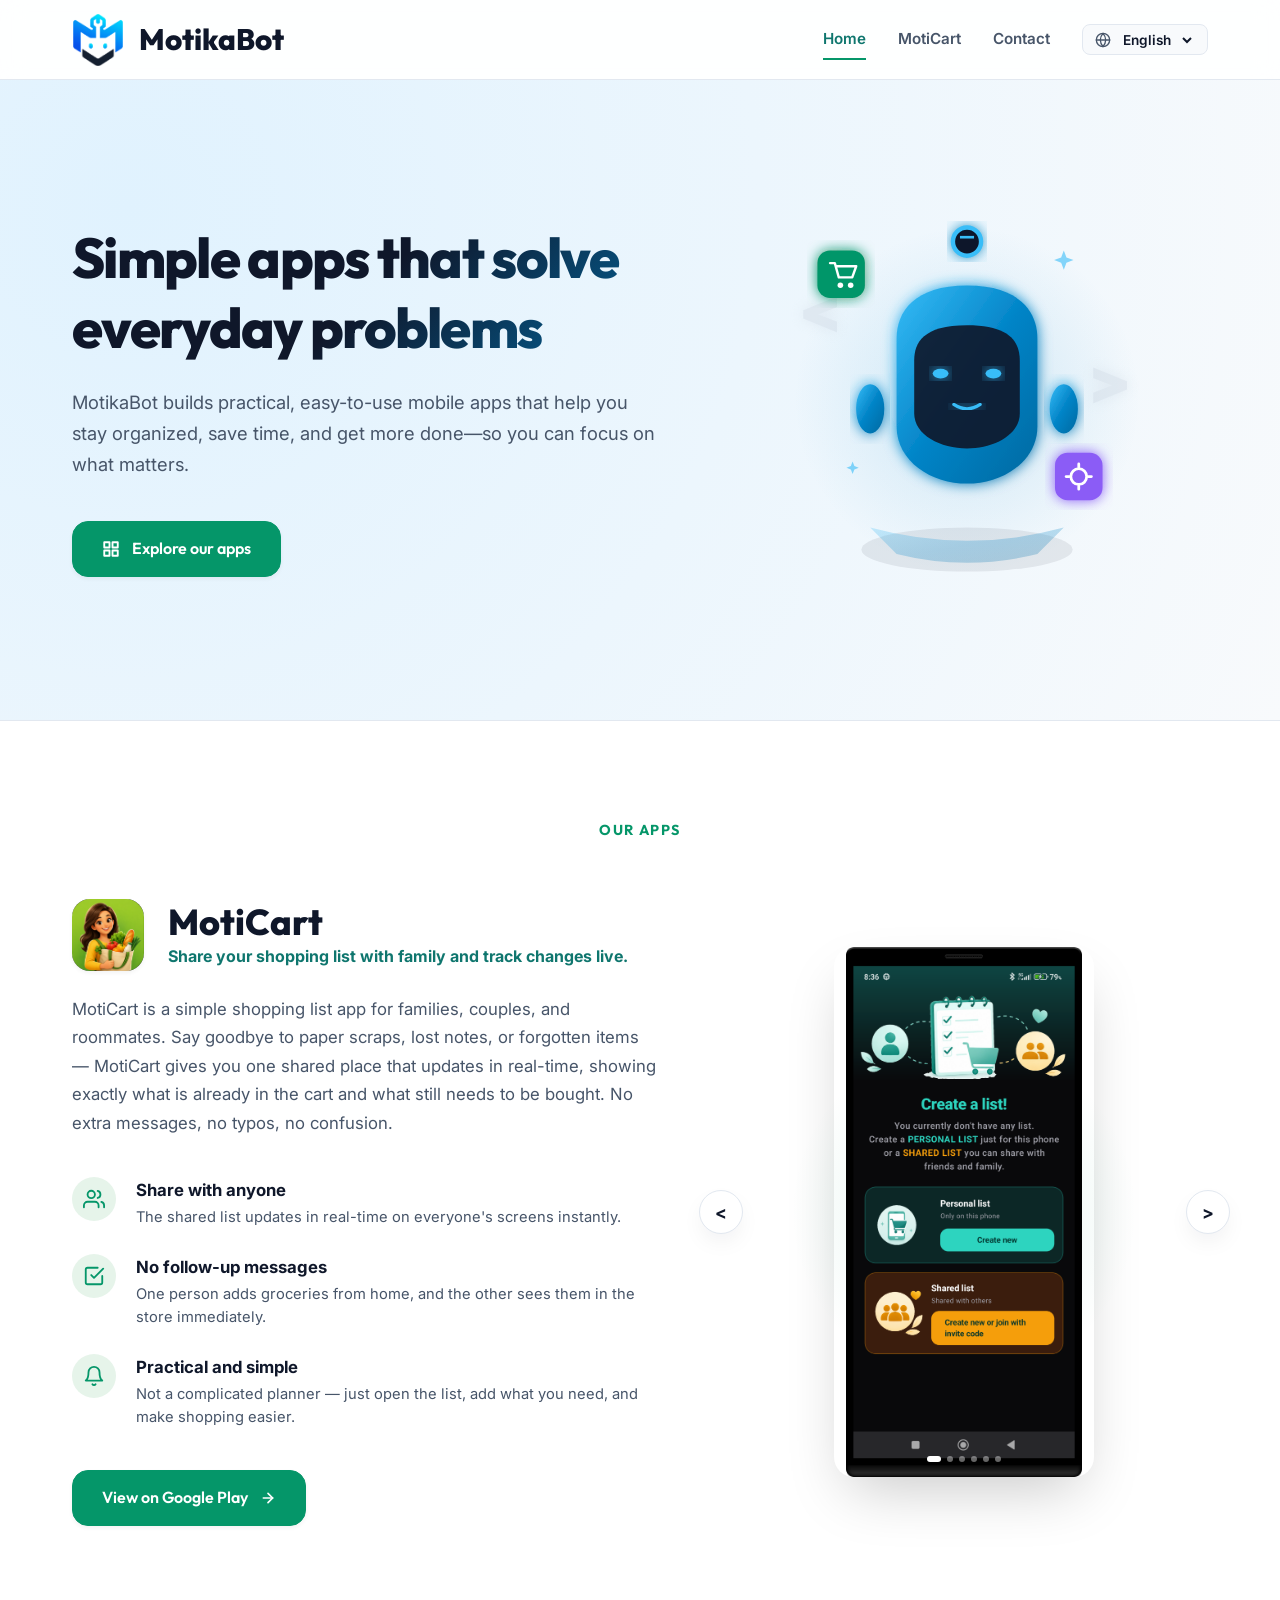
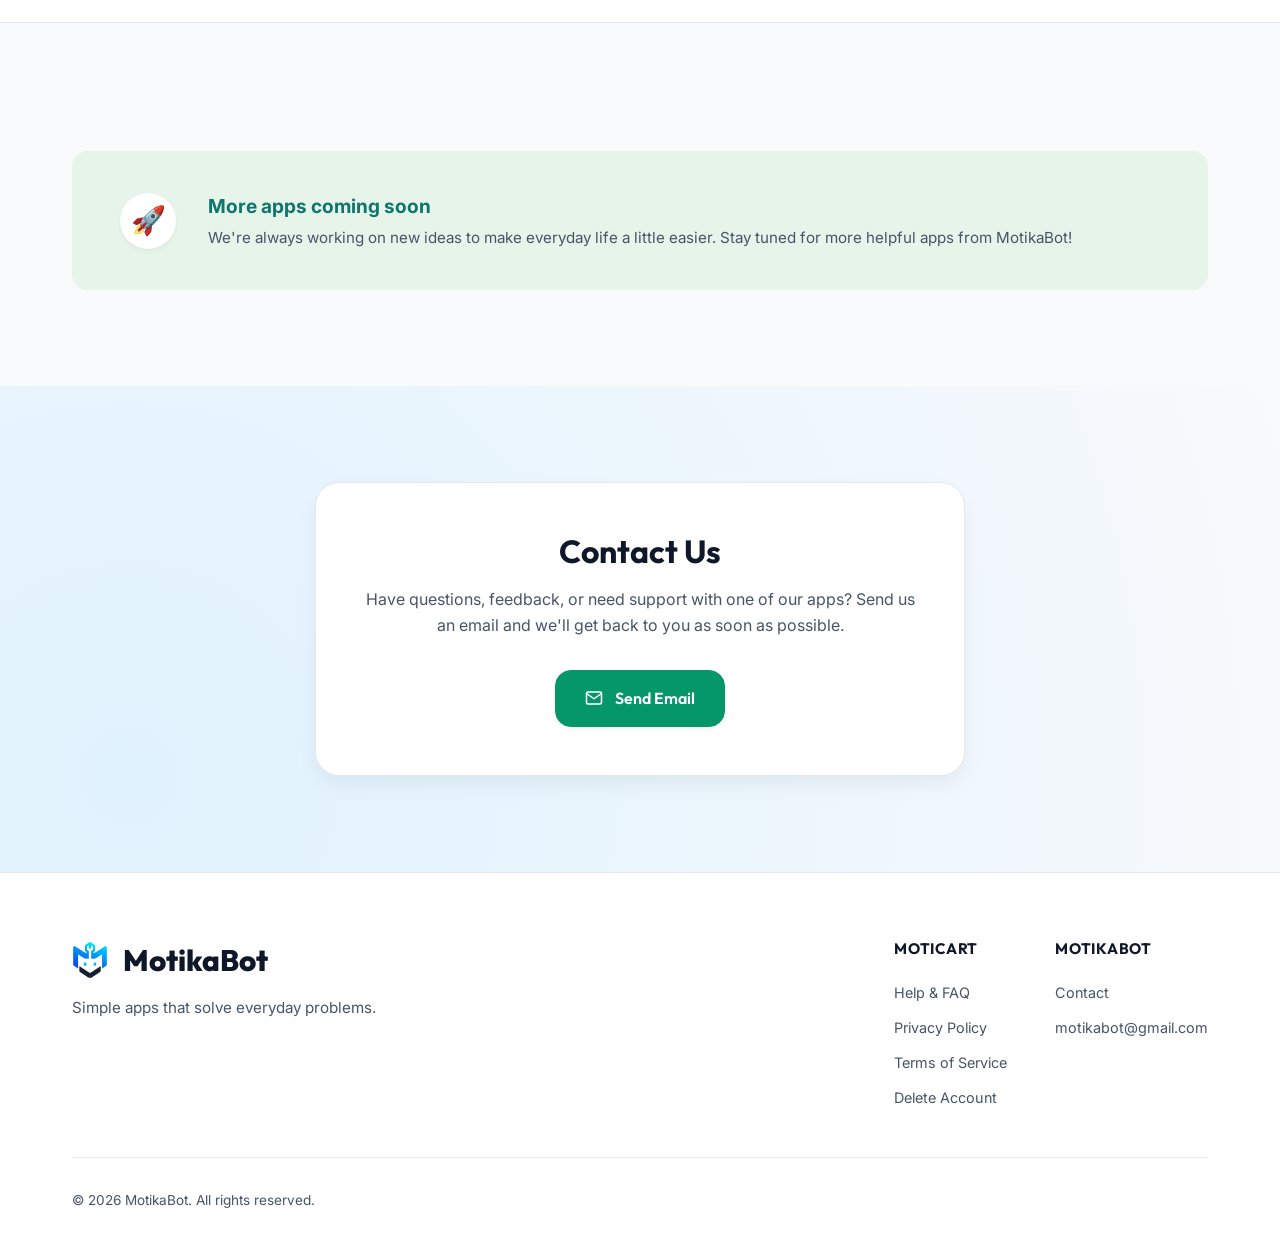
<file: index.html>
<!DOCTYPE html>
<html lang="en">
<head>
  <meta charset="UTF-8">
  <meta name="viewport" content="width=device-width, initial-scale=1.0">
  <title>MotikaBot — Simple apps that solve everyday problems</title>
  <meta name="description" content="MotikaBot builds practical, easy-to-use mobile apps that help you stay organized, save time, and get more done. Check out our featured shopping list app, MotiCart.">
  
  <!-- SEO Meta Tags -->
  <meta property="og:title" content="MotikaBot — Simple apps that solve everyday problems">
  <meta property="og:description" content="MotikaBot builds practical, easy-to-use mobile apps that help you stay organized, save time, and get more done. Check out our featured shopping list app, MotiCart.">
  <meta property="og:type" content="website">
  <meta name="twitter:card" content="summary_large_image">
  
  <!-- Favicon -->
  <link rel="icon" type="image/png" href="assets/images/motikabot_logo.png">
  
  <!-- CSS Link -->
  <link rel="stylesheet" href="css/style.css?v=1.2">
</head>
<body>

  <!-- --- Header / Navbar --- -->
  <header class="header">
    <div class="container header-container">
      <a href="#" class="logo">
        <!-- Prominent MotikaBot Logo Image -->
        <img src="assets/images/motikabot_logo.png" alt="MotikaBot Logo">
        <span>MotikaBot</span>
      </a>

      <!-- Desktop Nav -->
      <nav class="nav-menu">
        <a href="#" class="nav-link active" data-i18n="nav_home">Home</a>
        
        <!-- MotiCart Dropdown -->
        <div class="dropdown">
          <a href="#moticart-section" class="nav-link dropdown-toggle" data-i18n="nav_moticart">MotiCart <span style="font-size: 0.75rem; margin-left: 2px;">▾</span></a>
          <div class="dropdown-menu">
            <a href="#moticart-section" class="dropdown-item" data-i18n="nav_moticart_about">About MotiCart</a>
            <a href="moticart/faq/" class="dropdown-item" data-i18n="nav_faq">Help & FAQ</a>
            <a href="moticart/privacy/" class="dropdown-item" data-i18n="nav_privacy">Privacy Policy</a>
            <a href="moticart/terms/" class="dropdown-item" data-i18n="nav_terms">Terms of Service</a>
            <a href="moticart/delete-account/" class="dropdown-item" data-i18n="nav_delete_account">Delete Account</a>
          </div>
        </div>
        
        <a href="#contact" class="nav-link" data-i18n="nav_contact">Contact</a>
        
        <!-- Language Switcher -->
        <div class="lang-selector-wrapper">
          <svg width="16" height="16" viewBox="0 0 24 24" fill="none" stroke="currentColor" stroke-width="2" stroke-linecap="round" stroke-linejoin="round" style="color: var(--color-text-muted);">
            <circle cx="12" cy="12" r="10"></circle>
            <line x1="2" y1="12" x2="22" y2="12"></line>
            <path d="M12 2a15.3 15.3 0 0 1 4 10 15.3 15.3 0 0 1-4 10 15.3 15.3 0 0 1-4-10 15.3 15.3 0 0 1 4-10z"></path>
          </svg>
          <select id="language-select" class="lang-select">
            <option value="en">English</option>
            <option value="sr">Srpski</option>
            <option value="es">Español</option>
            <option value="fr">Français</option>
            <option value="de">Deutsch</option>
          </select>
        </div>
      </nav>

      <!-- Hamburger mobile trigger -->
      <button class="mobile-menu-btn" id="mobile-menu-btn" aria-label="Toggle Menu">
        <span></span>
        <span></span>
        <span></span>
      </button>
    </div>
  </header>

  <!-- --- Mobile Navigation Drawer --- -->
  <div class="mobile-nav" id="mobile-nav">
    <a href="#" class="nav-link active" data-i18n="nav_home">Home</a>
    
    <!-- Mobile Dropdown -->
    <div class="dropdown active">
      <a href="#" class="nav-link dropdown-toggle" data-i18n="nav_moticart">MotiCart <span style="font-size: 0.8rem; margin-left: 2px;">▾</span></a>
      <div class="dropdown-menu">
        <a href="#moticart-section" class="dropdown-item" data-i18n="nav_moticart_about">About MotiCart</a>
        <a href="moticart/faq/" class="dropdown-item" data-i18n="nav_faq">Help & FAQ</a>
        <a href="moticart/privacy/" class="dropdown-item" data-i18n="nav_privacy">Privacy Policy</a>
        <a href="moticart/terms/" class="dropdown-item" data-i18n="nav_terms">Terms of Service</a>
        <a href="moticart/delete-account/" class="dropdown-item" data-i18n="nav_delete_account">Delete Account</a>
      </div>
    </div>
    
    <a href="#contact" class="nav-link" data-i18n="nav_contact">Contact</a>
    
    <!-- Mobile Language Selector -->
    <div class="lang-selector-wrapper" style="margin-top: 1rem; width: 150px; justify-content: center;">
      <svg width="16" height="16" viewBox="0 0 24 24" fill="none" stroke="currentColor" stroke-width="2" stroke-linecap="round" stroke-linejoin="round">
        <circle cx="12" cy="12" r="10"></circle>
        <line x1="2" y1="12" x2="22" y2="12"></line>
        <path d="M12 2a15.3 15.3 0 0 1 4 10 15.3 15.3 0 0 1-4 10 15.3 15.3 0 0 1-4-10 15.3 15.3 0 0 1 4-10z"></path>
      </svg>
      <select id="mobile-language-select" class="lang-select">
        <option value="en">English</option>
        <option value="sr">Srpski</option>
        <option value="es">Español</option>
        <option value="fr">Français</option>
        <option value="de">Deutsch</option>
      </select>
    </div>
  </div>

  <!-- --- Hero Section --- -->
  <section class="hero">
    <div class="container">
      <div class="hero-grid">
        <!-- Hero Left Content -->
        <div class="hero-content">
          <h1 class="hero-title" data-i18n="hero_title">Simple apps that solve everyday problems</h1>
          <p class="hero-subtitle" data-i18n="hero_subtitle">MotikaBot builds practical, easy-to-use mobile apps that help you stay organized, save time, and get more done—so you can focus on what matters.</p>
          <a href="#moticart-section" class="btn btn-primary">
            <svg width="18" height="18" viewBox="0 0 24 24" fill="none" stroke="currentColor" stroke-width="2.5" stroke-linecap="round" stroke-linejoin="round">
              <rect x="3" y="3" width="7" height="7"></rect>
              <rect x="14" y="3" width="7" height="7"></rect>
              <rect x="14" y="14" width="7" height="7"></rect>
              <rect x="3" y="14" width="7" height="7"></rect>
            </svg>
            <span data-i18n="hero_cta">Explore our apps</span>
          </a>
        </div>

        <!-- Hero Right Mascot (Robot Illustration) -->
        <div class="mascot-container">
          <div class="mascot-glow"></div>
          <!-- Custom Robot Mascot SVG -->
          <svg class="mascot-svg" viewBox="0 0 500 500" fill="none" xmlns="http://www.w3.org/2000/svg">
            <defs>
              <linearGradient id="body-grad" x1="0%" y1="0%" x2="100%" y2="100%">
                <stop offset="0%" stop-color="#38bdf8" />
                <stop offset="50%" stop-color="#0284c7" />
                <stop offset="100%" stop-color="#0369a1" />
              </linearGradient>
              <filter id="robot-glow" x="-20%" y="-20%" width="140%" height="140%">
                <feGaussianBlur stdDeviation="8" result="blur" />
                <feMerge>
                  <feMergeNode in="blur" />
                  <feMergeNode in="SourceGraphic" />
                </feMerge>
              </filter>
            </defs>
            
            <!-- Hovering Platform Shadow -->
            <ellipse cx="250" cy="420" rx="120" ry="25" fill="#0f172a" opacity="0.08" />
            <path d="M140 395 Q250 425 360 395 L330 425 Q250 445 170 425 Z" fill="url(#body-grad)" opacity="0.25" />
            
            <!-- Floating Code Shapes in background -->
            <text x="60" y="180" fill="#cbd5e1" font-family="'Outfit', sans-serif" font-size="80" font-weight="800" opacity="0.4" filter="url(#robot-glow)">&lt;</text>
            <text x="390" y="260" fill="#cbd5e1" font-family="'Outfit', sans-serif" font-size="80" font-weight="800" opacity="0.4" filter="url(#robot-glow)">&gt;</text>
            
            <!-- Floating App Icon Shapes -->
            <!-- Shopping Cart Icon Shape -->
            <g transform="translate(80, 80) scale(0.9)" filter="url(#robot-glow)">
              <rect x="0" y="0" width="60" height="60" rx="16" fill="#059669" />
              <path d="M16 16 L22 16 L27 34 L44 34 L49 20 L24 20" stroke="#ffffff" stroke-width="3" stroke-linecap="round" stroke-linejoin="round" fill="none" />
              <circle cx="29" cy="44" r="3.5" fill="#ffffff" />
              <circle cx="42" cy="44" r="3.5" fill="#ffffff" />
            </g>
            
            <!-- Gear Icon Shape -->
            <g transform="translate(350, 310) scale(0.9)" filter="url(#robot-glow)">
              <rect x="0" y="0" width="60" height="60" rx="16" fill="#8b5cf6" />
              <circle cx="30" cy="30" r="10" stroke="#ffffff" stroke-width="3.5" fill="none" />
              <path d="M30 14 V18 M30 42 V46 M14 30 H18 M42 30 H46" stroke="#ffffff" stroke-width="3.5" stroke-linecap="round" />
            </g>
            
            <!-- Floating Stars -->
            <path d="M360 80 L363 88 L371 91 L363 94 L360 102 L357 94 L349 91 L357 88 Z" fill="#38bdf8" opacity="0.6" />
            <path d="M120 320 L122 325 L127 327 L122 329 L120 334 L118 329 L113 327 L118 325 Z" fill="#38bdf8" opacity="0.6" />
            
            <!-- MAIN MASCOT ROBOT -->
            <g transform="translate(0, -10)">
              <!-- Arms (Floating) -->
              <ellipse cx="140" cy="270" rx="16" ry="28" fill="url(#body-grad)" filter="url(#robot-glow)" />
              <ellipse cx="360" cy="270" rx="16" ry="28" fill="url(#body-grad)" filter="url(#robot-glow)" />
              
              <!-- Robot Main Torso / Shield -->
              <path d="M170 190 C170 160 190 130 250 130 C310 130 330 160 330 190 L330 290 C330 330 290 355 250 355 C210 355 170 330 170 290 Z" fill="url(#body-grad)" filter="url(#robot-glow)" />
              <!-- Robot Face Screen -->
              <path d="M190 215 C190 195 200 175 250 175 C300 175 310 195 310 215 L310 275 C310 300 280 315 250 315 C220 315 190 300 190 275 Z" fill="#0f172a" opacity="0.9" />
              
              <!-- Wrench Antenna -->
              <path d="M250 90 V130" stroke="#38bdf8" stroke-width="8" stroke-linecap="round" filter="url(#robot-glow)" />
              <circle cx="250" cy="80" r="16" stroke="#38bdf8" stroke-width="5" fill="#0f172a" filter="url(#robot-glow)" />
              <path d="M242 75 L258 75" stroke="#38bdf8" stroke-width="3" />
              
              <!-- Cyan Glowing Eyes -->
              <ellipse cx="220" cy="230" rx="9" ry="5.5" fill="#38bdf8" filter="url(#robot-glow)" />
              <ellipse cx="280" cy="230" rx="9" ry="5.5" fill="#38bdf8" filter="url(#robot-glow)" />
              
              <!-- Smile -->
              <path d="M235 265 Q250 275 265 265" stroke="#38bdf8" stroke-width="3.5" stroke-linecap="round" fill="none" filter="url(#robot-glow)" />
            </g>
          </svg>
        </div>
      </div>
    </div>
  </section>

  <!-- --- MotiCart Showcase Section --- -->
  <section class="section app-showcase-section" id="moticart-section">
    <div class="container">
      <div class="text-center" style="margin-bottom: 3.5rem;">
        <span class="section-tag" data-i18n="featured_title">Our Apps</span>
      </div>

      <div class="app-showcase-grid">
        <!-- Left Side: App Details -->
        <div class="app-details">
          <div class="app-logo-title-group">
            <div class="app-icon-container">
              <img src="assets/images/moticart_icon.png" alt="MotiCart App Icon">
            </div>
            <div>
              <h2 class="app-info-title" data-i18n="app_name">MotiCart</h2>
              <span class="app-info-tagline" data-i18n="app_tagline">Smart shopping lists made simple.</span>
            </div>
          </div>
          <p class="app-description" data-i18n="app_description">Create and manage personal or shared grocery lists with ease. Collaborate with family or friends in real-time, organize items by categories, and never forget a thing.</p>
          
          <div class="app-highlights">
            <!-- Highlight 1 -->
            <div class="highlight-item">
              <div class="highlight-icon">
                <svg viewBox="0 0 24 24" fill="none" stroke="currentColor" stroke-width="2" stroke-linecap="round" stroke-linejoin="round">
                  <path d="M17 21v-2a4 4 0 0 0-4-4H5a4 4 0 0 0-4 4v2"></path>
                  <circle cx="9" cy="7" r="4"></circle>
                  <path d="M23 21v-2a4 4 0 0 0-3-3.87"></path>
                  <path d="M16 3.13a4 4 0 0 1 0 7.75"></path>
                </svg>
              </div>
              <div class="highlight-text-wrapper">
                <span class="highlight-title" data-i18n="highlight_share_title">Share with anyone</span>
                <span class="highlight-desc" data-i18n="highlight_share_desc">Collaborate on lists with family or friends.</span>
              </div>
            </div>

            <!-- Highlight 2 -->
            <div class="highlight-item">
              <div class="highlight-icon">
                <svg viewBox="0 0 24 24" fill="none" stroke="currentColor" stroke-width="2" stroke-linecap="round" stroke-linejoin="round">
                  <polyline points="9 11 12 14 22 4"></polyline>
                  <path d="M21 12v7a2 2 0 0 1-2 2H5a2 2 0 0 1-2-2V5a2 2 0 0 1 2-2h11"></path>
                </svg>
              </div>
              <div class="highlight-text-wrapper">
                <span class="highlight-title" data-i18n="highlight_organize_title">Stay organized</span>
                <span class="highlight-desc" data-i18n="highlight_organize_desc">Sort, categorize, and check off with ease.</span>
              </div>
            </div>

            <!-- Highlight 3 -->
            <div class="highlight-item">
              <div class="highlight-icon">
                <svg viewBox="0 0 24 24" fill="none" stroke="currentColor" stroke-width="2" stroke-linecap="round" stroke-linejoin="round">
                  <path d="M18 8A6 6 0 0 0 6 8c0 7-3 9-3 9h18s-3-2-3-9"></path>
                  <path d="M13.73 21a2 2 0 0 1-3.46 0"></path>
                </svg>
              </div>
              <div class="highlight-text-wrapper">
                <span class="highlight-title" data-i18n="highlight_forget_title">Never forget</span>
                <span class="highlight-desc" data-i18n="highlight_forget_desc">Add items quickly and shop with confidence.</span>
              </div>
            </div>
          </div>
          
          <div class="app-actions">
            <a href="https://play.google.com/store" target="_blank" class="btn btn-primary">
              <span data-i18n="btn_view_app">View on Google Play</span>
              <svg width="16" height="16" viewBox="0 0 24 24" fill="none" stroke="currentColor" stroke-width="2.5" stroke-linecap="round" stroke-linejoin="round">
                <line x1="5" y1="12" x2="19" y2="12"></line>
                <polyline points="12 5 19 12 12 19"></polyline>
              </svg>
            </a>
          </div>
        </div>
        
        <!-- Right Side: Phone Screenshot Slideshow (Directly displaying ekran1.png - ekran6.png) -->
        <div class="phone-container">
          <div class="phone-glow"></div>
          
          <!-- Navigation arrows on the sides -->
          <button class="phone-arrow phone-arrow-left" id="phone-arrow-left" aria-label="Previous screen">&lt;</button>
          
          <div class="phone-slider">
            <div class="phone-slider-track" id="phone-slider-track">
              <div class="phone-slide">
                <img src="assets/images/ekran1.png" alt="MotiCart Screen 1">
              </div>
              <div class="phone-slide">
                <img src="assets/images/ekran2.png" alt="MotiCart Screen 2">
              </div>
              <div class="phone-slide">
                <img src="assets/images/ekran3.png" alt="MotiCart Screen 3">
              </div>
              <div class="phone-slide">
                <img src="assets/images/ekran4.png" alt="MotiCart Screen 4">
              </div>
              <div class="phone-slide">
                <img src="assets/images/ekran5.png" alt="MotiCart Screen 5">
              </div>
              <div class="phone-slide">
                <img src="assets/images/ekran6.png" alt="MotiCart Screen 6">
              </div>
            </div>
            
            <!-- Indicators inside the screen -->
            <div class="phone-slider-dots" id="phone-slider-dots">
              <!-- Generated by JS -->
            </div>
          </div>
          
          <button class="phone-arrow phone-arrow-right" id="phone-arrow-right" aria-label="Next screen">&gt;</button>
        </div>
      </div>
    </div>
  </section>

  <!-- --- Upcoming Banner Section --- -->
  <section class="section" style="padding-top: 4rem;">
    <div class="container">
      <div class="upcoming-banner">
        <div class="upcoming-icon">🚀</div>
        <div class="upcoming-content">
          <div class="upcoming-header-text" data-i18n="upcoming_title">More apps coming soon</div>
          <p class="upcoming-desc" data-i18n="upcoming_text">We're always working on new ideas to make everyday life a little easier. Stay tuned for more helpful apps from MotikaBot!</p>
        </div>
      </div>
    </div>
  </section>

  <!-- --- Contact Section --- -->
  <section class="section contact-section" id="contact">
    <div class="container">
      <div class="contact-card text-center">
        <h2 class="contact-title" data-i18n="contact_title">Contact Us</h2>
        <p class="contact-text" data-i18n="contact_text">Have questions, feedback, or need support with one of our apps? Send us an email and we'll get back to you as soon as possible.</p>
        <a href="mailto:motikabot@gmail.com" class="btn btn-primary">
          <svg width="18" height="18" viewBox="0 0 24 24" fill="none" stroke="currentColor" stroke-width="2" stroke-linecap="round" stroke-linejoin="round">
            <path d="M4 4h16c1.1 0 2 .9 2 2v12c0 1.1-.9 2-2 2H4c-1.1 0-2-.9-2-2V6c0-1.1.9-2 2-2z"></path>
            <polyline points="22,6 12,13 2,6"></polyline>
          </svg>
          <span data-i18n="contact_btn">Send Email</span>
        </a>
      </div>
    </div>
  </section>

  <!-- --- Footer --- -->
  <footer class="footer">
    <div class="container">
      <div class="footer-top">
        <div class="footer-brand">
          <a href="#" class="logo" style="margin-bottom: 0.75rem;">
            <img src="assets/images/motikabot_logo.png" alt="MotikaBot Logo">
            <span>MotikaBot</span>
          </a>
          <p class="footer-tagline" data-i18n="footer_tagline">Simple apps that solve everyday problems.</p>
        </div>

        <div class="footer-links-group">
          <!-- App Legal columns -->
          <div class="footer-link-col">
            <span class="footer-link-col-title" data-i18n="app_name">MotiCart</span>
            <a href="moticart/faq/" class="footer-link" data-i18n="nav_faq">Help & FAQ</a>
            <a href="moticart/privacy/" class="footer-link" data-i18n="nav_privacy">Privacy Policy</a>
            <a href="moticart/terms/" class="footer-link" data-i18n="nav_terms">Terms of Service</a>
            <a href="moticart/delete-account/" class="footer-link" data-i18n="nav_delete_account">Delete Account</a>
          </div>

          <!-- Developer columns -->
          <div class="footer-link-col">
            <span class="footer-link-col-title">MotikaBot</span>
            <a href="#contact" class="footer-link" data-i18n="nav_contact">Contact</a>
            <a href="mailto:motikabot@gmail.com" class="footer-link">motikabot@gmail.com</a>
          </div>
        </div>
      </div>

      <div class="footer-bottom">
        <span data-i18n="footer_copyright">© 2026 MotikaBot. All rights reserved.</span>
      </div>
    </div>
  </footer>

  <!-- --- Script Links --- -->
  <script src="js/translations.js"></script>
  <script src="js/app.js"></script>
</body>
</html>
</file>
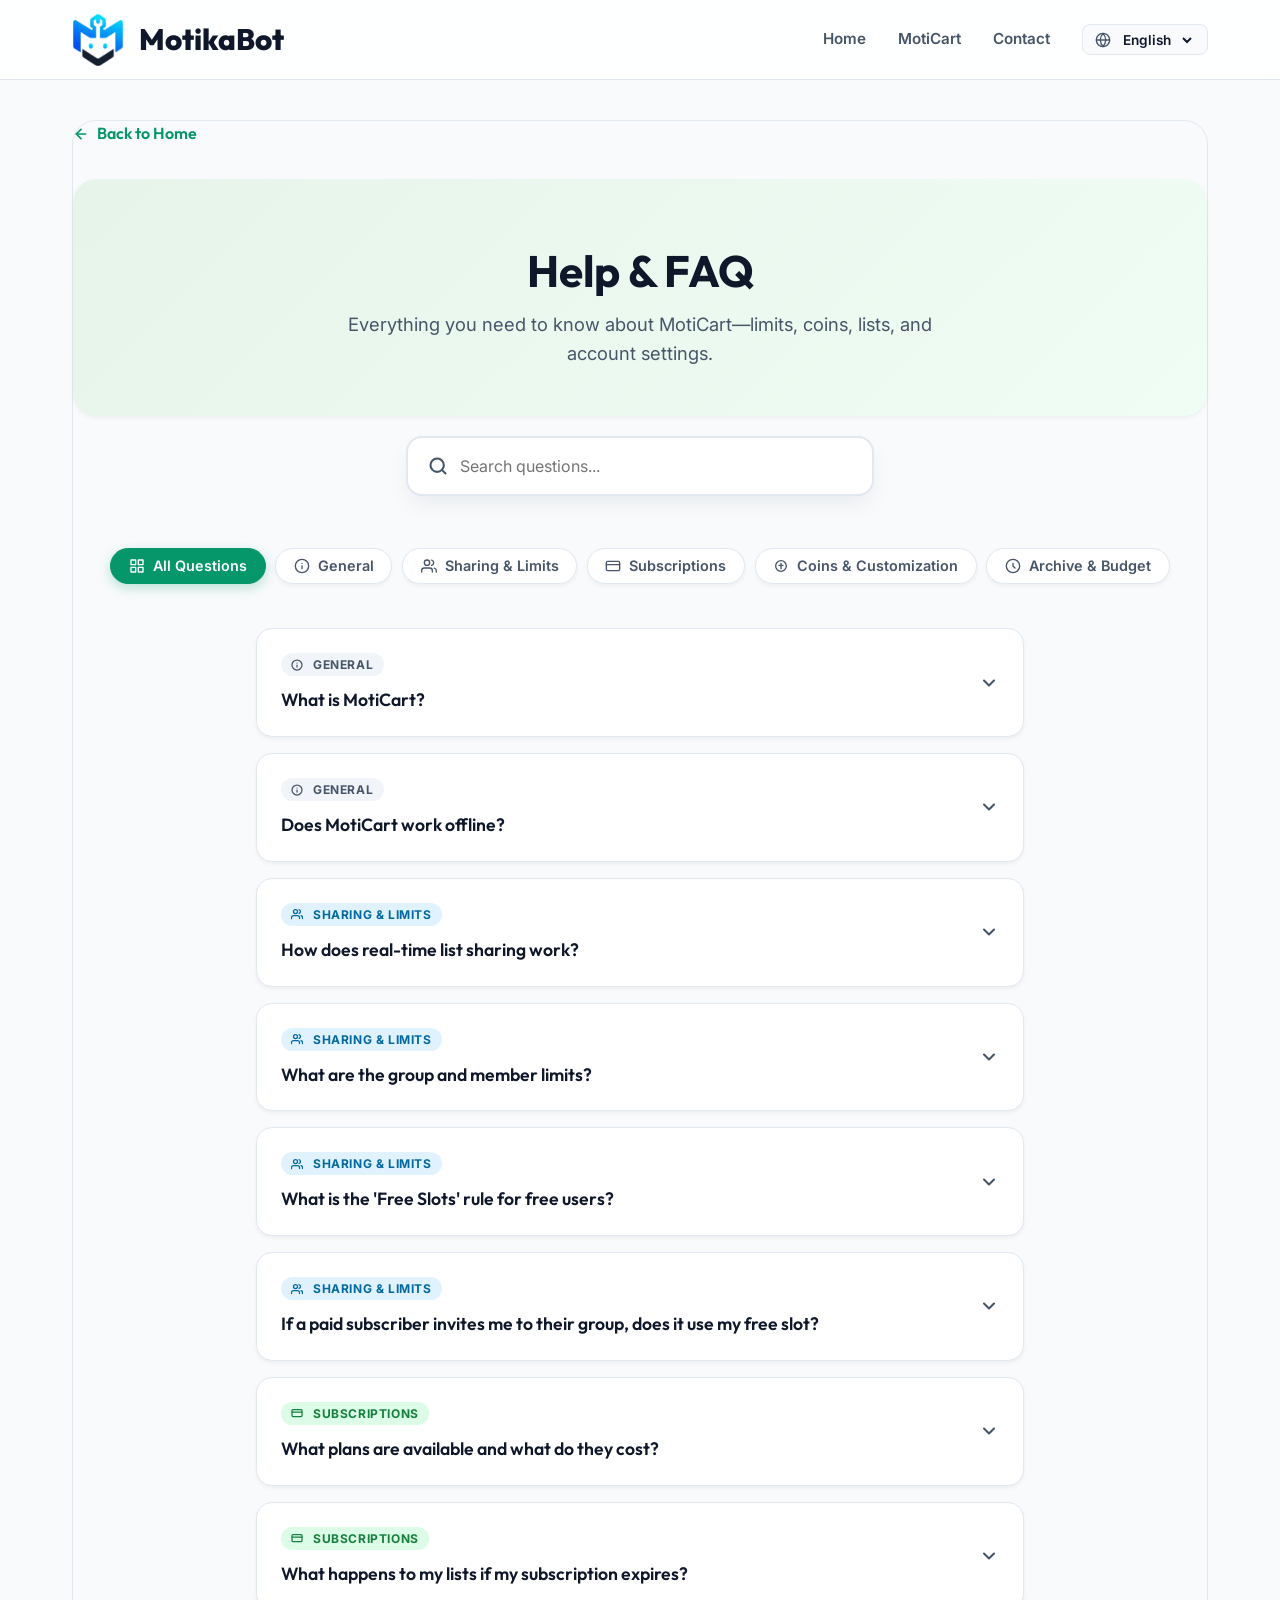
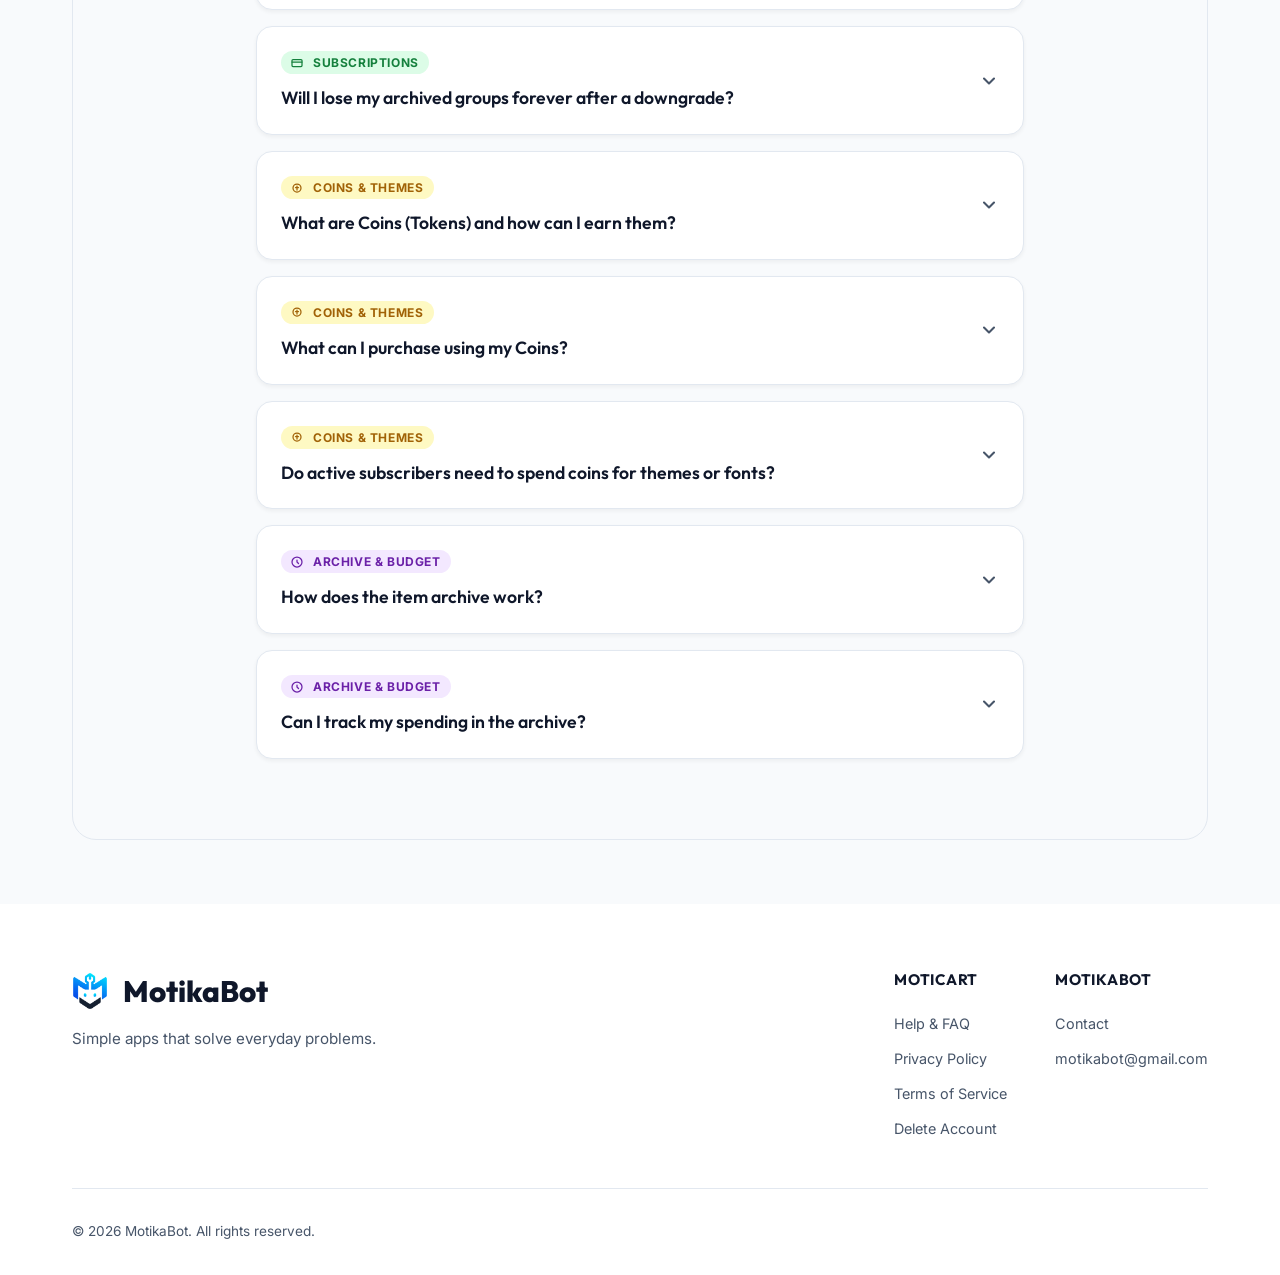
<file: moticart/faq/index.html>
<!DOCTYPE html>
<html lang="en">
<head>
  <meta charset="UTF-8">
  <meta name="viewport" content="width=device-width, initial-scale=1.0">
  <title>Help & FAQ — MotiCart</title>
  <meta name="description" content="Help center and Frequently Asked Questions for MotiCart shopping list application by MotikaBot. Learn about limits, subscription tiers, coin rewards, and more.">
  
  <!-- SEO Meta Tags -->
  <meta property="og:title" content="Help & FAQ — MotiCart">
  <meta property="og:description" content="Help center and Frequently Asked Questions for MotiCart. Learn about limits, subscription tiers, coin rewards, and more.">
  <meta property="og:type" content="website">
  
  <!-- Favicon -->
  <link rel="icon" type="image/png" href="../../assets/images/motikabot_logo.png">
  
  <!-- CSS Link -->
  <link rel="stylesheet" href="../../css/style.css?v=1.2">
  
  <!-- Custom FAQ-specific styles -->
  <style>
    .faq-hero {
      text-align: center;
      padding: 4rem 1rem 3rem;
      background: linear-gradient(135deg, var(--color-primary-light) 0%, #f0fdf4 100%);
      border-radius: var(--radius-lg);
      margin-bottom: 3rem;
      box-shadow: var(--shadow-sm);
    }
    
    .faq-hero h1 {
      font-size: 2.75rem;
      color: var(--color-text-dark);
      margin-bottom: 0.75rem;
      font-family: var(--font-title);
    }
    
    .faq-hero p {
      font-size: 1.15rem;
      color: var(--color-text-muted);
      max-width: 600px;
      margin: 0 auto;
    }
    
    .search-container {
      position: relative;
      max-width: 500px;
      margin: -1.75rem auto 3rem;
      z-index: 10;
      padding: 0 1rem;
    }
    
    .search-wrapper {
      position: relative;
      display: flex;
      align-items: center;
      background: var(--color-bg-white);
      border: 2px solid var(--color-border);
      border-radius: var(--radius-md);
      box-shadow: var(--shadow-md);
      transition: var(--transition-normal);
    }
    
    .search-wrapper:focus-within {
      border-color: var(--color-primary);
      box-shadow: 0 0 0 4px rgba(5, 150, 105, 0.15);
    }
    
    .search-input {
      width: 100%;
      padding: 1.1rem 1.25rem 1.1rem 3.25rem;
      border: none;
      background: transparent;
      font-size: 1rem;
      color: var(--color-text-dark);
    }
    
    .search-icon {
      position: absolute;
      left: 1.25rem;
      color: var(--color-text-muted);
      pointer-events: none;
      transition: var(--transition-fast);
    }
    
    .search-wrapper:focus-within .search-icon {
      color: var(--color-primary);
    }
    
    /* Category Filter Tabs */
    .categories-wrapper {
      margin-bottom: 2.5rem;
      padding: 0.25rem 0.5rem;
    }
    
    .categories-tabs {
      display: flex;
      flex-wrap: wrap;
      gap: 0.6rem;
      justify-content: center;
      width: 100%;
    }
    
    @media (max-width: 992px) {
      .categories-wrapper {
        overflow-x: auto;
        white-space: nowrap;
        scrollbar-width: none; /* Hide standard scrollbar */
      }
      
      .categories-wrapper::-webkit-scrollbar {
        display: none; /* Hide Chrome scrollbar */
      }
      
      .categories-tabs {
        display: inline-flex;
        flex-wrap: nowrap;
        justify-content: flex-start;
        width: max-content;
      }
    }
    
    .category-btn {
      display: flex;
      align-items: center;
      gap: 0.5rem;
      padding: 0.55rem 1.1rem;
      background: var(--color-bg-white);
      border: 1px solid var(--color-border);
      border-radius: 9999px;
      font-size: 0.9rem;
      font-weight: 600;
      color: var(--color-text-muted);
      cursor: pointer;
      transition: var(--transition-normal);
      user-select: none;
      box-shadow: var(--shadow-sm);
      flex-shrink: 0;
    }
    
    .category-btn:hover {
      border-color: var(--color-primary);
      color: var(--color-primary-dark);
      transform: translateY(-1px);
    }
    
    .category-btn.active {
      background: var(--color-primary);
      border-color: var(--color-primary);
      color: var(--color-bg-white);
      box-shadow: 0 4px 12px rgba(5, 150, 105, 0.25);
    }
    
    .category-btn svg {
      width: 16px;
      height: 16px;
      stroke: currentColor;
    }
    
    /* FAQ Accordion */
    .faq-list {
      max-width: 800px;
      margin: 0 auto 5rem;
      display: flex;
      flex-direction: column;
      gap: 1rem;
      padding: 0 1rem;
    }
    
    .faq-card {
      background: var(--color-bg-white);
      border: 1px solid var(--color-border);
      border-radius: var(--radius-md);
      overflow: hidden;
      box-shadow: var(--shadow-sm);
      transition: var(--transition-normal);
    }
    
    .faq-card:hover {
      border-color: rgba(5, 150, 105, 0.3);
      box-shadow: var(--shadow-md);
      transform: translateY(-1px);
    }
    
    .faq-header-btn {
      width: 100%;
      display: flex;
      align-items: center;
      justify-content: space-between;
      gap: 1.5rem;
      padding: 1.5rem;
      background: transparent;
      border: none;
      text-align: left;
      cursor: pointer;
      font-weight: 600;
      font-size: 1.1rem;
      color: var(--color-text-dark);
      transition: var(--transition-fast);
      user-select: none;
    }
    
    .faq-card:focus-within {
      outline: 2px solid var(--color-primary);
      outline-offset: -2px;
    }
    
    .faq-question-text {
      font-family: var(--font-title);
      font-weight: 600;
      line-height: 1.35;
    }
    
    .faq-chevron {
      color: var(--color-text-muted);
      transition: transform var(--transition-normal);
      flex-shrink: 0;
    }
    
    /* Premium Expandable Grid Accordion Layout */
    .faq-collapse {
      display: grid;
      grid-template-rows: 0fr;
      transition: grid-template-rows var(--transition-normal);
      overflow: hidden;
    }
    
    .faq-collapse-inner {
      min-height: 0;
    }
    
    .faq-body {
      padding: 0 1.5rem 1.5rem;
      font-size: 0.975rem;
      color: var(--color-text-muted);
      line-height: 1.6;
      border-top: 1px solid transparent;
      transition: border-top-color var(--transition-fast);
    }
    
    /* Open State */
    .faq-card.active {
      border-color: var(--color-primary);
      box-shadow: var(--shadow-md);
    }
    
    .faq-card.active .faq-collapse {
      grid-template-rows: 1fr;
    }
    
    .faq-card.active .faq-body {
      border-top-color: var(--color-border);
    }
    
    .faq-card.active .faq-chevron {
      transform: rotate(180deg);
      color: var(--color-primary);
    }
    
    .faq-category-badge {
      display: inline-flex;
      align-items: center;
      gap: 0.35rem;
      padding: 0.25rem 0.65rem;
      border-radius: 9999px;
      font-size: 0.75rem;
      font-weight: 700;
      text-transform: uppercase;
      letter-spacing: 0.05em;
      margin-bottom: 0.75rem;
    }
    
    /* Colors for Badges */
    .badge-general { background-color: #f1f5f9; color: #475569; }
    .badge-sharing { background-color: #e0f2fe; color: #0369a1; }
    .badge-subscriptions { background-color: #dcfce7; color: #15803d; }
    .badge-coins { background-color: #fef9c3; color: #a16207; }
    .badge-archive { background-color: #f3e8ff; color: #6b21a8; }
    
    /* Highlight searched text */
    mark {
      background: rgba(5, 150, 105, 0.15);
      color: var(--color-primary-dark);
      padding: 0.1rem 0.2rem;
      border-radius: 2px;
      font-weight: inherit;
    }
    
    /* Empty State */
    .faq-empty-state {
      text-align: center;
      padding: 3rem 1.5rem;
      background: var(--color-bg-white);
      border: 2px dashed var(--color-border);
      border-radius: var(--radius-md);
      color: var(--color-text-muted);
      margin-bottom: 5rem;
    }
    
    .faq-empty-state svg {
      width: 48px;
      height: 48px;
      margin-bottom: 1rem;
      color: var(--color-text-muted);
      opacity: 0.5;
    }
    
    .faq-empty-state h3 {
      font-size: 1.25rem;
      margin-bottom: 0.5rem;
      color: var(--color-text-dark);
    }
  </style>
</head>
<body>

  <!-- --- Header / Navbar --- -->
  <header class="header">
    <div class="container header-container">
      <a href="../../" class="logo">
        <img src="../../assets/images/motikabot_logo.png" alt="MotikaBot Logo">
        <span>MotikaBot</span>
      </a>

      <!-- Desktop Nav -->
      <nav class="nav-menu">
        <a href="../../" class="nav-link" data-i18n="nav_home">Home</a>
        
        <!-- MotiCart Dropdown -->
        <div class="dropdown">
          <a href="../../#moticart-section" class="nav-link dropdown-toggle" data-i18n="nav_moticart">MotiCart <span style="font-size: 0.75rem; margin-left: 2px;">▾</span></a>
          <div class="dropdown-menu">
            <a href="../../#moticart-section" class="dropdown-item" data-i18n="nav_moticart_about">About MotiCart</a>
            <a href="#" class="dropdown-item active" data-i18n="nav_faq">Help & FAQ</a>
            <a href="../privacy/" class="dropdown-item" data-i18n="nav_privacy">Privacy Policy</a>
            <a href="../terms/" class="dropdown-item" data-i18n="nav_terms">Terms of Service</a>
            <a href="../delete-account/" class="dropdown-item" data-i18n="nav_delete_account">Delete Account</a>
          </div>
        </div>
        
        <a href="../../#contact" class="nav-link" data-i18n="nav_contact">Contact</a>
        
        <!-- Language Switcher -->
        <div class="lang-selector-wrapper">
          <svg width="16" height="16" viewBox="0 0 24 24" fill="none" stroke="currentColor" stroke-width="2" stroke-linecap="round" stroke-linejoin="round" style="color: var(--color-text-muted);">
            <circle cx="12" cy="12" r="10"></circle>
            <line x1="2" y1="12" x2="22" y2="12"></line>
            <path d="M12 2a15.3 15.3 0 0 1 4 10 15.3 15.3 0 0 1-4 10 15.3 15.3 0 0 1-4-10 15.3 15.3 0 0 1 4-10z"></path>
          </svg>
          <select id="language-select" class="lang-select">
            <option value="en">English</option>
            <option value="sr">Srpski</option>
            <option value="es">Español</option>
            <option value="fr">Français</option>
            <option value="de">Deutsch</option>
          </select>
        </div>
      </nav>

      <!-- Hamburger mobile trigger -->
      <button class="mobile-menu-btn" id="mobile-menu-btn" aria-label="Toggle Menu">
        <span></span>
        <span></span>
        <span></span>
      </button>
    </div>
  </header>

  <!-- --- Mobile Navigation Drawer --- -->
  <div class="mobile-nav" id="mobile-nav">
    <a href="../../" class="nav-link" data-i18n="nav_home">Home</a>
    
    <!-- Mobile Dropdown -->
    <div class="dropdown active">
      <a href="#" class="nav-link dropdown-toggle" data-i18n="nav_moticart">MotiCart <span style="font-size: 0.8rem; margin-left: 2px;">▾</span></a>
      <div class="dropdown-menu">
        <a href="../../#moticart-section" class="dropdown-item" data-i18n="nav_moticart_about">About MotiCart</a>
        <a href="#" class="dropdown-item active" data-i18n="nav_faq">Help & FAQ</a>
        <a href="../privacy/" class="dropdown-item" data-i18n="nav_privacy">Privacy Policy</a>
        <a href="../terms/" class="dropdown-item" data-i18n="nav_terms">Terms of Service</a>
        <a href="../delete-account/" class="dropdown-item" data-i18n="nav_delete_account">Delete Account</a>
      </div>
    </div>
    
    <a href="../../#contact" class="nav-link" data-i18n="nav_contact">Contact</a>
    
    <div class="lang-selector-wrapper" style="margin-top: 1rem; width: 150px; justify-content: center;">
      <svg width="16" height="16" viewBox="0 0 24 24" fill="none" stroke="currentColor" stroke-width="2" stroke-linecap="round" stroke-linejoin="round">
        <circle cx="12" cy="12" r="10"></circle>
        <line x1="2" y1="12" x2="22" y2="12"></line>
        <path d="M12 2a15.3 15.3 0 0 1 4 10 15.3 15.3 0 0 1-4 10 15.3 15.3 0 0 1-4-10 15.3 15.3 0 0 1 4-10z"></path>
      </svg>
      <select id="mobile-language-select" class="lang-select">
        <option value="en">English</option>
        <option value="sr">Srpski</option>
        <option value="es">Español</option>
        <option value="fr">Français</option>
        <option value="de">Deutsch</option>
      </select>
    </div>
  </div>

  <!-- --- Main Legal Layout --- -->
  <main class="container" style="margin-top: 2.5rem;">
    <div class="legal-wrapper" style="box-shadow: none; background: transparent; padding: 0; max-width: 1200px; margin-top: 1rem;">
      <a href="../../" class="legal-back-link" style="margin-bottom: 2rem;">
        <svg width="16" height="16" viewBox="0 0 24 24" fill="none" stroke="currentColor" stroke-width="2.5" stroke-linecap="round" stroke-linejoin="round">
          <line x1="19" y1="12" x2="5" y2="12"></line>
          <polyline points="12 19 5 12 12 5"></polyline>
        </svg>
        <span data-i18n="back_to_home">Back to Home</span>
      </a>
      
      <!-- FAQ Hero -->
      <section class="faq-hero">
        <h1 data-i18n="faq_title" id="faq-heading">Help & FAQ</h1>
        <p data-i18n="faq_subtitle">Everything you need to know about MotiCart—limits, coins, lists, and account settings.</p>
      </section>
      
      <!-- Search Box -->
      <div class="search-container">
        <div class="search-wrapper">
          <svg class="search-icon" width="20" height="20" viewBox="0 0 24 24" fill="none" stroke="currentColor" stroke-width="2.5" stroke-linecap="round" stroke-linejoin="round">
            <circle cx="11" cy="11" r="8"></circle>
            <line x1="21" y1="21" x2="16.65" y2="16.65"></line>
          </svg>
          <input type="text" id="faq-search" class="search-input" placeholder="Search questions..." data-i18n-placeholder="faq_search_placeholder">
        </div>
      </div>
      
      <!-- Categories Filter Tabs -->
      <div class="categories-wrapper">
        <div class="categories-tabs" id="categories-tabs" role="tablist">
          <button class="category-btn active" data-category="all" role="tab" aria-selected="true" id="tab-all">
            <svg viewBox="0 0 24 24" fill="none" stroke-width="2" stroke-linecap="round" stroke-linejoin="round"><rect x="3" y="3" width="7" height="7"></rect><rect x="14" y="3" width="7" height="7"></rect><rect x="14" y="14" width="7" height="7"></rect><rect x="3" y="14" width="7" height="7"></rect></svg>
            <span data-i18n="faq_category_all">All Questions</span>
          </button>
          <button class="category-btn" data-category="general" role="tab" aria-selected="false" id="tab-general">
            <svg viewBox="0 0 24 24" fill="none" stroke-width="2" stroke-linecap="round" stroke-linejoin="round"><circle cx="12" cy="12" r="10"></circle><line x1="12" y1="16" x2="12" y2="12"></line><line x1="12" y1="8" x2="12.01" y2="8"></line></svg>
            <span data-i18n="faq_category_general">General</span>
          </button>
          <button class="category-btn" data-category="sharing" role="tab" aria-selected="false" id="tab-sharing">
            <svg viewBox="0 0 24 24" fill="none" stroke-width="2" stroke-linecap="round" stroke-linejoin="round"><path d="M17 21v-2a4 4 0 0 0-4-4H5a4 4 0 0 0-4 4v2"></path><circle cx="9" cy="7" r="4"></circle><path d="M23 21v-2a4 4 0 0 0-3-3.87"></path><path d="M16 3.13a4 4 0 0 1 0 7.75"></path></svg>
            <span data-i18n="faq_category_sharing">Sharing & Limits</span>
          </button>
          <button class="category-btn" data-category="subscriptions" role="tab" aria-selected="false" id="tab-subscriptions">
            <svg viewBox="0 0 24 24" fill="none" stroke-width="2" stroke-linecap="round" stroke-linejoin="round"><rect x="2" y="5" width="20" height="14" rx="2" ry="2"></rect><line x1="2" y1="10" x2="22" y2="10"></line></svg>
            <span data-i18n="faq_category_subscriptions">Subscriptions</span>
          </button>
          <button class="category-btn" data-category="coins" role="tab" aria-selected="false" id="tab-coins">
            <svg viewBox="0 0 24 24" fill="none" stroke-width="2" stroke-linecap="round" stroke-linejoin="round"><circle cx="12" cy="12" r="8"></circle><path d="M12 16v-8M9 11h6"></path></svg>
            <span data-i18n="faq_category_coins">Coins & Customization</span>
          </button>
          <button class="category-btn" data-category="archive" role="tab" aria-selected="false" id="tab-archive">
            <svg viewBox="0 0 24 24" fill="none" stroke-width="2" stroke-linecap="round" stroke-linejoin="round"><path d="M12 8v4l3 3"></path><circle cx="12" cy="12" r="10"></circle></svg>
            <span data-i18n="faq_category_archive">Archive & Budget</span>
          </button>
        </div>
      </div>
      
      <!-- FAQ Items List -->
      <section class="faq-list" id="faq-list-container" aria-label="FAQ list">
        <!-- Generated Dynamically by JS -->
      </section>
      
      <!-- Empty state structure -->
      <div id="faq-empty" class="faq-empty-state" style="display: none;">
        <svg viewBox="0 0 24 24" fill="none" stroke="currentColor" stroke-width="1.5" stroke-linecap="round" stroke-linejoin="round">
          <circle cx="11" cy="11" r="8"></circle>
          <line x1="21" y1="21" x2="16.65" y2="16.65"></line>
        </svg>
        <h3 data-i18n="faq_no_results">No questions match your search.</h3>
      </div>
      
    </div>
  </main>

  <!-- --- Footer --- -->
  <footer class="footer">
    <div class="container">
      <div class="footer-top">
        <div class="footer-brand">
          <a href="../../" class="logo" style="margin-bottom: 0.75rem;">
            <img src="../../assets/images/motikabot_logo.png" alt="MotikaBot Logo">
            <span>MotikaBot</span>
          </a>
          <p class="footer-tagline" data-i18n="footer_tagline">Simple apps that solve everyday problems.</p>
        </div>

        <div class="footer-links-group">
          <div class="footer-link-col">
            <span class="footer-link-col-title" data-i18n="app_name">MotiCart</span>
            <a href="#" class="footer-link" data-i18n="nav_faq">Help & FAQ</a>
            <a href="../privacy/" class="footer-link" data-i18n="nav_privacy">Privacy Policy</a>
            <a href="../terms/" class="footer-link" data-i18n="nav_terms">Terms of Service</a>
            <a href="../delete-account/" class="footer-link" data-i18n="nav_delete_account">Delete Account</a>
          </div>

          <div class="footer-link-col">
            <span class="footer-link-col-title">MotikaBot</span>
            <a href="../../#contact" class="footer-link" data-i18n="nav_contact">Contact</a>
            <a href="mailto:motikabot@gmail.com" class="footer-link">motikabot@gmail.com</a>
          </div>
        </div>
      </div>

      <div class="footer-bottom">
        <span data-i18n="footer_copyright">© 2026 MotikaBot. All rights reserved.</span>
      </div>
    </div>
  </footer>

  <script src="../../js/translations.js"></script>
  <script src="../../js/app.js"></script>
  
  <script>
    document.addEventListener('DOMContentLoaded', () => {
      const searchInput = document.getElementById('faq-search');
      const categoryButtons = document.querySelectorAll('.category-btn');
      const faqContainer = document.getElementById('faq-list-container');
      const emptyState = document.getElementById('faq-empty');
      
      let currentLang = document.documentElement.getAttribute('lang') || 'en';
      let activeCategory = 'all';
      let searchQuery = '';

      // Map categories to user-friendly tags / CSS classes
      const categoryMeta = {
        general: { en: 'General', sr: 'Opšte', es: 'General', fr: 'Général', de: 'Allgemein', class: 'badge-general' },
        sharing: { en: 'Sharing & Limits', sr: 'Zajedničke liste', es: 'Compartir y Límites', fr: 'Partage & Limites', de: 'Teilen & Limits', class: 'badge-sharing' },
        subscriptions: { en: 'Subscriptions', sr: 'Pretplate', es: 'Suscripciones', fr: 'Abonnements', de: 'Abonnements', class: 'badge-subscriptions' },
        coins: { en: 'Coins & Themes', sr: 'Novčići i Izgled', es: 'Monedas y Apariencia', fr: 'Pièces & Personnalisation', de: 'Münzen & Anpassung', class: 'badge-coins' },
        archive: { en: 'Archive & Budget', sr: 'Arhiva i Troškovi', es: 'Archivo y Gastos', fr: 'Archive & Budget', de: 'Archiv & Ausgaben', class: 'badge-archive' }
      };

      // Get category icons for badge display
      const categoryIcons = {
        general: '<svg viewBox="0 0 24 24" fill="none" stroke="currentColor" stroke-width="2.5" stroke-linecap="round" stroke-linejoin="round" style="width:12px;height:12px;display:inline;margin-right:4px;"><circle cx="12" cy="12" r="10"></circle><line x1="12" y1="16" x2="12" y2="12"></line><line x1="12" y1="8" x2="12.01" y2="8"></line></svg>',
        sharing: '<svg viewBox="0 0 24 24" fill="none" stroke="currentColor" stroke-width="2.5" stroke-linecap="round" stroke-linejoin="round" style="width:12px;height:12px;display:inline;margin-right:4px;"><path d="M17 21v-2a4 4 0 0 0-4-4H5a4 4 0 0 0-4 4v2"></path><circle cx="9" cy="7" r="4"></circle><path d="M23 21v-2a4 4 0 0 0-3-3.87"></path><path d="M16 3.13a4 4 0 0 1 0 7.75"></path></svg>',
        subscriptions: '<svg viewBox="0 0 24 24" fill="none" stroke="currentColor" stroke-width="2.5" stroke-linecap="round" stroke-linejoin="round" style="width:12px;height:12px;display:inline;margin-right:4px;"><rect x="2" y="5" width="20" height="14" rx="2" ry="2"></rect><line x1="2" y1="10" x2="22" y2="10"></line></svg>',
        coins: '<svg viewBox="0 0 24 24" fill="none" stroke="currentColor" stroke-width="2.5" stroke-linecap="round" stroke-linejoin="round" style="width:12px;height:12px;display:inline;margin-right:4px;"><circle cx="12" cy="12" r="8"></circle><path d="M12 16v-8M9 11h6"></path></svg>',
        archive: '<svg viewBox="0 0 24 24" fill="none" stroke="currentColor" stroke-width="2.5" stroke-linecap="round" stroke-linejoin="round" style="width:12px;height:12px;display:inline;margin-right:4px;"><path d="M12 8v4l3 3"></path><circle cx="12" cy="12" r="10"></circle></svg>'
      };

      // Main render function for FAQ elements
      function renderFAQs() {
        const langData = translations[currentLang] || translations['en'];
        const items = langData.faq_items || [];
        
        faqContainer.innerHTML = '';
        let matchCount = 0;

        items.forEach((item, index) => {
          // 1. Filter by category
          if (activeCategory !== 'all' && item.category !== activeCategory) {
            return;
          }

          // 2. Filter by search query
          const qText = item.q.toLowerCase();
          const aText = item.a.toLowerCase();
          const matchesSearch = searchQuery === '' || qText.includes(searchQuery) || aText.includes(searchQuery);

          if (!matchesSearch) {
            return;
          }

          matchCount++;

          // Build HTML display with optional highlighting
          let questionHtml = item.q;
          let answerHtml = item.a;

          if (searchQuery !== '') {
            const regex = new RegExp(`(${searchQuery.replace(/[-\/\\^$*+?.()|[\]{}]/g, '\\$&')})`, 'gi');
            questionHtml = item.q.replace(regex, '<mark>$1</mark>');
            answerHtml = item.a.replace(regex, '<mark>$1</mark>');
          }

          const categoryObj = categoryMeta[item.category] || { class: 'badge-general', en: item.category };
          const categoryLabel = categoryObj[currentLang] || categoryObj['en'] || item.category;
          const badgeClass = categoryObj.class;
          const iconSvg = categoryIcons[item.category] || '';

          const card = document.createElement('article');
          card.className = 'faq-card';
          card.id = `faq-item-${index}`;
          card.innerHTML = `
            <button class="faq-header-btn" aria-expanded="false" aria-controls="faq-collapse-${index}" id="faq-btn-${index}">
              <div style="display: flex; flex-direction: column; align-items: flex-start;">
                <span class="faq-category-badge ${badgeClass}">
                  ${iconSvg} ${categoryLabel}
                </span>
                <span class="faq-question-text">${questionHtml}</span>
              </div>
              <svg class="faq-chevron" width="20" height="20" viewBox="0 0 24 24" fill="none" stroke="currentColor" stroke-width="2.5" stroke-linecap="round" stroke-linejoin="round">
                <polyline points="6 9 12 15 18 9"></polyline>
              </svg>
            </button>
            <div class="faq-collapse" id="faq-collapse-${index}" role="region" aria-labelledby="faq-btn-${index}">
              <div class="faq-collapse-inner">
                <div class="faq-body">
                  ${answerHtml}
                </div>
              </div>
            </div>
          `;

          // Add expand/collapse event listeners
          const button = card.querySelector('.faq-header-btn');
          button.addEventListener('click', () => {
            const isActive = card.classList.contains('active');
            
            // Optional accordion behavior: close other open items in the list
            document.querySelectorAll('.faq-card.active').forEach(activeCard => {
              if (activeCard !== card) {
                activeCard.classList.remove('active');
                activeCard.querySelector('.faq-header-btn').setAttribute('aria-expanded', 'false');
              }
            });

            card.classList.toggle('active');
            button.setAttribute('aria-expanded', !isActive ? 'true' : 'false');
          });

          faqContainer.appendChild(card);
        });

        // Toggle empty state
        if (matchCount === 0) {
          emptyState.style.display = 'block';
          faqContainer.style.display = 'none';
        } else {
          emptyState.style.display = 'none';
          faqContainer.style.display = 'flex';
        }
      }

      // Handle search bar typing with slight debounce helper
      let searchTimeout;
      searchInput.addEventListener('input', (e) => {
        clearTimeout(searchTimeout);
        searchTimeout = setTimeout(() => {
          searchQuery = e.target.value.trim().toLowerCase();
          renderFAQs();
        }, 150);
      });

      // Handle Category Tabs Switching
      categoryButtons.forEach(btn => {
        btn.addEventListener('click', () => {
          categoryButtons.forEach(b => {
            b.classList.remove('active');
            b.setAttribute('aria-selected', 'false');
          });
          
          btn.classList.add('active');
          btn.setAttribute('aria-selected', 'true');
          activeCategory = btn.getAttribute('data-category');
          renderFAQs();
        });
      });

      // Listen for Language Changes from app.js translation engine
      window.addEventListener('languageChanged', (e) => {
        currentLang = e.detail.lang;
        renderFAQs();
      });

      // Initial Render
      setTimeout(() => {
        currentLang = document.documentElement.getAttribute('lang') || 'en';
        renderFAQs();
      }, 50);
    });
  </script>
</body>
</html>
</file>
<file: css/style.css>
/* --- Google Fonts --- */
@import url('https://fonts.googleapis.com/css2?family=Inter:wght@300;400;500;600;700&family=Outfit:wght@400;500;600;700;800&display=swap');

/* --- CSS Variables & Design Tokens --- */
:root {
  --font-title: 'Outfit', sans-serif;
  --font-body: 'Inter', sans-serif;

  /* Colors */
  --color-primary: #059669;
  /* Emerald Green */
  --color-primary-dark: #0f766e;
  /* Forest Green */
  --color-primary-light: #e6f4ea;
  /* Mint Light */
  --color-secondary: #0284c7;
  /* Cyber Blue */
  --color-secondary-dark: #0369a1;
  --color-secondary-light: #e0f2fe;

  --color-bg-light: #f8fafc;
  --color-bg-white: #ffffff;
  --color-text-dark: #0f172a;
  /* Slate 900 */
  --color-text-muted: #475569;
  /* Slate 600 */
  --color-border: #e2e8f0;
  /* Slate 200 */

  --shadow-sm: 0 2px 4px rgba(0, 0, 0, 0.05);
  --shadow-md: 0 10px 25px -5px rgba(15, 23, 42, 0.08);
  --shadow-lg: 0 20px 40px -15px rgba(15, 23, 42, 0.12);
  --shadow-phone: 0 25px 60px -15px rgba(0, 0, 0, 0.22);

  --radius-sm: 8px;
  --radius-md: 16px;
  --radius-lg: 24px;

  --transition-fast: 0.2s cubic-bezier(0.4, 0, 0.2, 1);
  --transition-normal: 0.3s cubic-bezier(0.4, 0, 0.2, 1);
}

/* --- Base & Reset --- */
* {
  box-sizing: border-box;
  margin: 0;
  padding: 0;
}

html {
  scroll-behavior: smooth;
}

body {
  font-family: var(--font-body);
  color: var(--color-text-dark);
  background-color: var(--color-bg-light);
  line-height: 1.6;
  overflow-x: hidden;
}

h1,
h2,
h3,
h4,
h5,
h6 {
  font-family: var(--font-title);
  font-weight: 700;
  line-height: 1.25;
}

a {
  text-decoration: none;
  color: inherit;
  transition: var(--transition-fast);
}

button,
input,
select {
  font-family: inherit;
  font-size: inherit;
  outline: none;
}

/* --- Layout Utilities --- */
.container {
  max-width: 1200px;
  margin: 0 auto;
  padding: 0 2rem;
}

.section {
  padding: 6rem 0;
}

.text-center {
  text-align: center;
}

/* --- Header & Navigation --- */
.header {
  position: sticky;
  top: 0;
  z-index: 100;
  background-color: rgba(255, 255, 255, 0.85);
  backdrop-filter: blur(12px);
  -webkit-backdrop-filter: blur(12px);
  border-bottom: 1px solid var(--color-border);
  height: 80px;
  display: flex;
  align-items: center;
  transition: var(--transition-fast);
}

.header-container {
  display: flex;
  align-items: center;
  justify-content: space-between;
  width: 100%;
}

.logo {
  display: flex;
  align-items: center;
  gap: 0.95rem; /* Larger gap for logo */
  font-size: 1.85rem; /* Prominent MotikaBot brand size */
  font-weight: 800;
  font-family: var(--font-title);
  color: var(--color-text-dark);
}

.logo svg, .logo img {
  width: 52px; /* Enlarged logo for better visibility */
  height: 52px;
  object-fit: contain;
  display: block;
}

.footer .logo svg, .footer .logo img {
  width: 36px;
  height: 36px;
}

.nav-menu {
  display: flex;
  align-items: center;
  gap: 2rem;
}

.nav-link {
  font-size: 0.95rem;
  font-weight: 600;
  color: var(--color-text-muted);
  position: relative;
  padding: 0.5rem 0;
}

.nav-link:hover,
.nav-link.active {
  color: var(--color-primary-dark);
}

.nav-link:not(.dropdown-toggle)::after {
  content: '';
  position: absolute;
  bottom: 0;
  left: 0;
  width: 0;
  height: 2px;
  background-color: var(--color-primary);
  transition: var(--transition-fast);
}

.nav-link:not(.dropdown-toggle):hover::after,
.nav-link:not(.dropdown-toggle).active::after {
  width: 100%;
}

/* --- Dropdown Menu System --- */
.dropdown {
  position: relative;
}

.dropdown-toggle {
  display: flex;
  align-items: center;
  gap: 0.25rem;
}

.dropdown-menu {
  display: none;
  position: absolute;
  top: 100%; /* No hover gap */
  left: 0;
  background-color: var(--color-bg-white);
  min-width: 200px;
  box-shadow: var(--shadow-md);
  border: 1px solid var(--color-border);
  border-radius: var(--radius-sm);
  padding: 0.5rem 0;
  z-index: 1000;
  opacity: 0;
  transform: translateY(10px);
  transition: opacity 0.2s cubic-bezier(0.4, 0, 0.2, 1), transform 0.2s cubic-bezier(0.4, 0, 0.2, 1);
}

.dropdown-menu::before {
  content: '';
  position: absolute;
  top: -15px; /* Bridge hover trigger gap */
  left: 0;
  width: 100%;
  height: 15px;
  background: transparent;
}

.dropdown:hover .dropdown-menu {
  display: block;
  opacity: 1;
  transform: translateY(0);
}

.dropdown-item {
  display: block;
  padding: 0.6rem 1.2rem;
  font-size: 0.9rem;
  color: var(--color-text-muted);
  font-weight: 500;
  transition: var(--transition-fast);
}

.dropdown-item:hover {
  background-color: var(--color-bg-light);
  color: var(--color-primary-dark);
}

/* Language Selectors */
.lang-selector-wrapper {
  display: flex;
  align-items: center;
  gap: 0.5rem;
  background: var(--color-bg-light);
  border: 1px solid var(--color-border);
  padding: 0.35rem 0.75rem;
  border-radius: var(--radius-sm);
  transition: var(--transition-fast);
}

.lang-selector-wrapper:hover {
  border-color: var(--color-primary);
}

.lang-select {
  border: none;
  background: transparent;
  color: var(--color-text-dark);
  font-weight: 600;
  font-size: 0.85rem;
  cursor: pointer;
}

/* Hamburger button */
.mobile-menu-btn {
  display: none;
  background: none;
  border: none;
  cursor: pointer;
  padding: 0.5rem;
  z-index: 101;
}

.mobile-menu-btn span {
  display: block;
  width: 24px;
  height: 2px;
  background-color: var(--color-text-dark);
  margin: 5px 0;
  transition: var(--transition-normal);
}

.mobile-menu-btn.open span:nth-child(1) {
  transform: translateY(7px) rotate(45deg);
}

.mobile-menu-btn.open span:nth-child(2) {
  opacity: 0;
}

.mobile-menu-btn.open span:nth-child(3) {
  transform: translateY(-7px) rotate(-45deg);
}

/* Mobile Nav Overlay */
.mobile-nav {
  position: fixed;
  top: 80px;
  left: 0;
  width: 100%;
  height: calc(100vh - 80px);
  background-color: var(--color-bg-white);
  z-index: 99;
  display: flex;
  flex-direction: column;
  align-items: center;
  padding: 2rem;
  gap: 1.5rem;
  transform: translateY(-100%);
  opacity: 0;
  visibility: hidden;
  transition: all 0.4s cubic-bezier(0.4, 0, 0.2, 1);
  border-top: 1px solid var(--color-border);
  overflow-y: auto;
}

.mobile-nav.active {
  transform: translateY(0);
  opacity: 1;
  visibility: visible;
}

.mobile-nav .nav-link {
  font-size: 1.15rem;
  width: 100%;
  text-align: center;
}

.mobile-nav .dropdown {
  width: 100%;
  text-align: center;
  display: flex;
  flex-direction: column;
  align-items: center;
}

.mobile-nav .dropdown-menu {
  position: static;
  display: none;
  width: 100%;
  max-width: 300px;
  box-shadow: none;
  background-color: #f0fdf4; /* Soft emerald background */
  border: 1px solid rgba(5, 150, 105, 0.12); /* Subtle green border */
  opacity: 1;
  transform: none;
  padding: 0.75rem 0;
  border-radius: var(--radius-md);
  margin: 0.5rem auto 0;
}

.mobile-nav .dropdown.active .dropdown-menu {
  display: block;
}

/* --- Hero Section --- */
.hero {
  position: relative;
  background: radial-gradient(circle at 10% 20%, #e0f2fe 0%, #f8fafc 100%);
  overflow: hidden;
  min-height: calc(80vh - 80px);
  display: flex;
  align-items: center;
  padding: 2rem 0;
}

.hero-grid {
  display: grid;
  grid-template-columns: 1.1fr 0.9fr;
  align-items: center;
  gap: 4rem;
  width: 100%;
}

.hero-content {
  max-width: 600px;
}

.hero-title {
  font-size: 3.5rem;
  font-weight: 800;
  letter-spacing: -0.03em;
  color: var(--color-text-dark);
  margin-bottom: 1.5rem;
  background: linear-gradient(135deg, var(--color-text-dark) 50%, var(--color-secondary-dark));
  -webkit-background-clip: text;
  -webkit-text-fill-color: transparent;
}

.hero-subtitle {
  font-size: 1.15rem;
  color: var(--color-text-muted);
  margin-bottom: 2.5rem;
  line-height: 1.7;
}

/* --- Mascot / Robot Illustration --- */
.mascot-container {
  display: flex;
  justify-content: center;
  align-items: center;
  position: relative;
  width: 100%;
  max-width: 440px;
  margin: 0 auto;
}

.mascot-glow {
  position: absolute;
  width: 350px;
  height: 350px;
  background: radial-gradient(circle, rgba(2, 132, 199, 0.15) 0%, rgba(255, 255, 255, 0) 70%);
  z-index: 1;
}

.mascot-svg {
  width: 100%;
  height: auto;
  z-index: 2;
  animation: robotFloat 6s ease-in-out infinite;
}

@keyframes robotFloat {
  0% {
    transform: translateY(0px);
  }

  50% {
    transform: translateY(-15px) rotate(1deg);
  }

  100% {
    transform: translateY(0px);
  }
}

/* --- General Buttons --- */
.btn {
  display: inline-flex;
  align-items: center;
  justify-content: center;
  gap: 0.75rem;
  padding: 0.9rem 1.8rem;
  font-weight: 600;
  border-radius: var(--radius-md);
  cursor: pointer;
  transition: all var(--transition-normal);
  font-family: var(--font-title);
  box-shadow: var(--shadow-sm);
}

.btn-primary {
  background-color: var(--color-primary);
  color: var(--color-bg-white);
  border: 1px solid var(--color-primary);
}

.btn-primary:hover {
  background-color: var(--color-primary-dark);
  border-color: var(--color-primary-dark);
  transform: translateY(-2px);
  box-shadow: 0 10px 20px rgba(5, 150, 105, 0.2);
}

.btn-outline {
  background-color: transparent;
  color: var(--color-primary);
  border: 1px solid var(--color-primary);
}

.btn-outline:hover {
  background-color: var(--color-primary-light);
  transform: translateY(-2px);
}

/* --- MotiCart Showcase Section --- */
.app-showcase-section {
  background-color: var(--color-bg-white);
  border-top: 1px solid var(--color-border);
  border-bottom: 1px solid var(--color-border);
}

.section-tag {
  font-family: var(--font-title);
  color: var(--color-primary);
  font-weight: 700;
  font-size: 0.9rem;
  text-transform: uppercase;
  letter-spacing: 0.1em;
  margin-bottom: 0.75rem;
}

.app-showcase-grid {
  display: grid;
  grid-template-columns: 1.2fr 1fr;
  gap: 4rem;
  align-items: center;
}

.app-details {
  display: flex;
  flex-direction: column;
}

.app-logo-title-group {
  display: flex;
  align-items: center;
  gap: 1.5rem;
  margin-bottom: 1.5rem;
}

.app-icon-container {
  width: 72px;
  height: 72px;
  border-radius: 18px;
  overflow: hidden;
  box-shadow: var(--shadow-sm);
  background-color: var(--color-primary-light);
  flex-shrink: 0;
}

.app-icon-container img {
  width: 100%;
  height: 100%;
  object-fit: cover;
}

.app-info-title {
  font-size: 2.25rem;
  font-weight: 800;
  color: var(--color-text-dark);
}

.app-info-tagline {
  font-size: 1rem;
  color: var(--color-primary-dark);
  font-weight: 700;
  margin-top: 2px;
}

.app-description {
  color: var(--color-text-muted);
  font-size: 1.05rem;
  line-height: 1.7;
  margin-bottom: 2.5rem;
}

/* Features checklist grid on the left */
.app-highlights {
  display: flex;
  flex-direction: column;
  gap: 1.5rem;
  margin-bottom: 2.5rem;
}

.highlight-item {
  display: flex;
  gap: 1.25rem;
}

.highlight-icon {
  width: 44px;
  height: 44px;
  border-radius: 50%;
  background-color: var(--color-primary-light);
  color: var(--color-primary);
  display: flex;
  align-items: center;
  justify-content: center;
  font-size: 1.25rem;
  flex-shrink: 0;
}

.highlight-icon svg {
  width: 22px;
  height: 22px;
}

.highlight-text-wrapper {
  display: flex;
  flex-direction: column;
}

.highlight-title {
  font-size: 1.05rem;
  font-weight: 700;
  color: var(--color-text-dark);
  margin-bottom: 2px;
}

.highlight-desc {
  font-size: 0.92rem;
  color: var(--color-text-muted);
}

.app-actions {
  display: flex;
  gap: 1rem;
}

/* --- iPhone Mockup Styling (Emerald Theme) --- */
.phone-container {
  display: flex;
  justify-content: center;
  align-items: center;
  position: relative;
}

.phone-glow {
  position: absolute;
  width: 350px;
  height: 350px;
  background: radial-gradient(circle, rgba(5, 150, 105, 0.12) 0%, rgba(255, 255, 255, 0) 70%);
  z-index: 1;
}

.phone-mockup {
  position: relative;
  width: 310px;
  height: 610px;
  background-color: #0f172a;
  border-radius: 40px;
  padding: 10px;
  box-shadow: var(--shadow-phone);
  z-index: 2;
  border: 4px solid #1e293b;
}

.phone-notch {
  position: absolute;
  top: 18px;
  left: 50%;
  transform: translateX(-50%);
  width: 110px;
  height: 24px;
  background-color: #0f172a;
  border-bottom-left-radius: 16px;
  border-bottom-right-radius: 16px;
  z-index: 10;
  display: flex;
  justify-content: center;
  align-items: center;
}

.phone-notch::before {
  content: '';
  width: 40px;
  height: 4px;
  background-color: #334155;
  border-radius: 2px;
  margin-bottom: 2px;
}

.phone-screen {
  width: 100%;
  height: 100%;
  background-color: var(--color-bg-white);
  border-radius: 32px;
  overflow: hidden;
  position: relative;
  display: flex;
  flex-direction: column;
}

/* Mockup Slide Show inside Phone */
.phone-slider {
  position: relative;
  width: 260px;
  height: 530px;
  overflow: hidden;
  border-radius: 20px;
  box-shadow: var(--shadow-phone);
  z-index: 2;
  background-color: transparent;
}

.phone-slider-track {
  display: flex;
  width: 600%; /* 6 slides */
  height: 100%;
  transition: transform 0.5s cubic-bezier(0.4, 0, 0.2, 1);
}

.phone-slide {
  width: 16.6666%; /* 100% / 6 */
  height: 100%;
  flex-shrink: 0;
}

.phone-slide img {
  width: 100%;
  height: 100%;
  object-fit: contain; /* Render entire screenshot without crop */
  display: block;
}

/* Dots inside phone */
.phone-slider-dots {
  position: absolute;
  bottom: 15px; /* Sits cleanly above the bottom margin */
  left: 50%;
  transform: translateX(-50%);
  display: flex;
  gap: 6px;
  z-index: 10;
}

.phone-slider-dot {
  width: 6px;
  height: 6px;
  border-radius: 50%;
  background-color: rgba(255, 255, 255, 0.4);
  cursor: pointer;
  transition: all var(--transition-fast);
}

.phone-slider-dot.active {
  background-color: #ffffff;
  width: 14px;
  border-radius: 3px;
}

/* Arrows outside phone mockup container */
.phone-arrow {
  position: absolute;
  top: 50%;
  transform: translateY(-50%);
  width: 44px;
  height: 44px;
  background-color: var(--color-bg-white);
  border: 1px solid var(--color-border);
  box-shadow: var(--shadow-md);
  border-radius: 50%;
  display: flex;
  align-items: center;
  justify-content: center;
  font-weight: bold;
  font-size: 1.1rem;
  cursor: pointer;
  z-index: 15;
  transition: all var(--transition-fast);
  color: var(--color-text-dark);
}

.phone-arrow:hover {
  background-color: var(--color-primary-light);
  color: var(--color-primary);
  border-color: var(--color-primary);
  box-shadow: 0 4px 12px rgba(5, 150, 105, 0.15);
}

.phone-arrow-left {
  left: -22px;
}

.phone-arrow-right {
  right: -22px;
}

.phone-status-bar {
  height: 36px;
  padding: 0 24px;
  display: flex;
  align-items: flex-end;
  justify-content: space-between;
  font-size: 0.72rem;
  font-weight: 600;
  color: var(--color-bg-white);
  z-index: 5;
  background-color: #064e3b;
  /* Dark Green */
}

.phone-status-icons {
  display: flex;
  gap: 6px;
  align-items: center;
}

.phone-app-header {
  background-color: #064e3b;
  /* Matches app screenshot */
  color: var(--color-bg-white);
  padding: 0.5rem 1.2rem 1.2rem 1.2rem;
  display: flex;
  flex-direction: column;
  gap: 0.75rem;
}

.phone-app-topbar {
  display: flex;
  justify-content: space-between;
  align-items: center;
}

.phone-app-title {
  font-family: var(--font-title);
  font-size: 1.4rem;
  font-weight: 700;
  display: flex;
  align-items: center;
  gap: 4px;
}

.phone-app-user {
  width: 30px;
  height: 30px;
  background-color: rgba(255, 255, 255, 0.15);
  border-radius: 50%;
  display: flex;
  justify-content: center;
  align-items: center;
  color: var(--color-bg-white);
  cursor: pointer;
  transition: var(--transition-fast);
}

.phone-app-user:hover {
  background-color: rgba(255, 255, 255, 0.25);
}

.phone-add-bar {
  display: flex;
  background-color: rgba(255, 255, 255, 0.12);
  border-radius: var(--radius-sm);
  overflow: hidden;
  padding: 3px;
}

.phone-add-input {
  flex: 1;
  background: transparent;
  border: none;
  padding: 0.4rem 0.6rem;
  color: var(--color-bg-white);
  font-size: 0.85rem;
}

.phone-add-input::placeholder {
  color: rgba(255, 255, 255, 0.5);
}

.phone-app-addbtn {
  background-color: var(--color-bg-white);
  color: #064e3b;
  border: none;
  width: 26px;
  height: 26px;
  border-radius: 50%;
  display: flex;
  align-items: center;
  justify-content: center;
  font-weight: 800;
  font-size: 1.1rem;
  cursor: pointer;
}

.phone-list-area {
  flex: 1;
  overflow-y: auto;
  padding: 1.25rem 1rem;
  background-color: #f1f5f9;
  /* Slate 100 */
  display: flex;
  flex-direction: column;
  gap: 1.25rem;
  scrollbar-width: none;
  -ms-overflow-style: none;
}

.phone-list-area::-webkit-scrollbar {
  display: none;
  /* Hide scrollbar completely */
}

.demo-category-header {
  font-size: 0.75rem;
  font-weight: 700;
  color: #475569;
  letter-spacing: 0.05em;
  margin-bottom: 0.5rem;
  padding-left: 4px;
}

.demo-item {
  display: flex;
  align-items: center;
  justify-content: space-between;
  background-color: var(--color-bg-white);
  padding: 0.75rem 1rem;
  border-radius: 12px;
  border: 1px solid rgba(226, 232, 240, 0.8);
  box-shadow: 0 4px 6px -1px rgba(0, 0, 0, 0.05);
  cursor: pointer;
  transition: all var(--transition-fast);
  margin-bottom: 0.5rem;
}

.demo-item:hover {
  transform: translateY(-1px);
  box-shadow: 0 6px 12px -2px rgba(0, 0, 0, 0.08);
}

.demo-item-left {
  display: flex;
  align-items: center;
  gap: 0.85rem;
}

/* Circular check circle matching mockup */
.demo-checkbox {
  width: 22px;
  height: 22px;
  border: 2px solid #cbd5e1;
  /* slate 300 */
  border-radius: 50%;
  display: flex;
  align-items: center;
  justify-content: center;
  font-size: 0.65rem;
  color: transparent;
  background-color: transparent;
  transition: all var(--transition-fast);
  flex-shrink: 0;
}

.demo-item.checked .demo-checkbox {
  background-color: #059669;
  border-color: #059669;
  color: #ffffff;
}

.demo-item-label {
  font-size: 0.9rem;
  color: var(--color-text-dark);
  font-weight: 500;
  transition: var(--transition-fast);
}

.demo-item.checked .demo-item-label {
  text-decoration: line-through;
  color: #94a3b8;
  /* slate 400 */
}

.demo-item-emoji {
  font-size: 1.1rem;
  flex-shrink: 0;
}

.phone-home-indicator {
  position: absolute;
  bottom: 8px;
  left: 50%;
  transform: translateX(-50%);
  width: 120px;
  height: 4px;
  background-color: #64748b;
  border-radius: 2px;
  z-index: 10;
}

/* --- MotiCart Screenshots Carousel --- */
.carousel-section {
  padding: 4rem 0;
  background-color: var(--color-bg-light);
  border-bottom: 1px solid var(--color-border);
}

.carousel-container {
  position: relative;
  display: flex;
  align-items: center;
  justify-content: center;
  max-width: 320px;
  width: 100%;
  margin: 0 auto;
}

.carousel-track-wrapper {
  overflow: hidden;
  width: 100%;
  border-radius: var(--radius-md);
  box-shadow: var(--shadow-md);
  border: 1px solid var(--color-border);
  background: #ffffff;
}

.carousel-track {
  display: flex;
  transition: transform 0.5s cubic-bezier(0.4, 0, 0.2, 1);
}

.carousel-slide {
  flex: 0 0 100%;
  display: flex;
  justify-content: center;
  align-items: center;
  padding: 0.5rem;
  background-color: #ffffff;
}

.carousel-slide img {
  width: 100%;
  height: auto;
  max-height: 460px;
  border-radius: 12px;
  object-fit: contain;
}

.carousel-btn {
  position: absolute;
  top: 50%;
  transform: translateY(-50%);
  width: 44px;
  height: 44px;
  border-radius: 50%;
  background-color: var(--color-bg-white);
  border: 1px solid var(--color-border);
  box-shadow: var(--shadow-md);
  color: var(--color-text-dark);
  font-weight: bold;
  font-size: 1.1rem;
  cursor: pointer;
  z-index: 10;
  display: flex;
  align-items: center;
  justify-content: center;
  transition: all var(--transition-fast);
}

.carousel-btn:hover {
  background-color: var(--color-primary-light);
  color: var(--color-primary);
  border-color: var(--color-primary);
  box-shadow: 0 4px 12px rgba(5, 150, 105, 0.15);
}

.prev-btn {
  left: -22px;
}

.next-btn {
  right: -22px;
}

.carousel-dots {
  display: flex;
  justify-content: center;
  gap: 0.5rem;
  margin-top: 1.5rem;
}

.carousel-dot {
  width: 8px;
  height: 8px;
  border-radius: 50%;
  background-color: var(--color-border);
  cursor: pointer;
  transition: all var(--transition-fast);
}

.carousel-dot.active {
  background-color: var(--color-primary);
  width: 20px;
  border-radius: 4px;
}

/* --- Upcoming Banner --- */
.upcoming-banner {
  background-color: var(--color-primary-light);
  border-radius: var(--radius-md);
  padding: 2.5rem 3rem;
  margin-top: 4rem;
  display: flex;
  align-items: center;
  gap: 2rem;
}

.upcoming-icon {
  width: 56px;
  height: 56px;
  background-color: var(--color-bg-white);
  border-radius: 50%;
  display: flex;
  align-items: center;
  justify-content: center;
  font-size: 1.75rem;
  flex-shrink: 0;
  box-shadow: var(--shadow-sm);
}

.upcoming-content {
  flex: 1;
}

.upcoming-header-text {
  font-size: 1.2rem;
  font-weight: 700;
  color: var(--color-primary-dark);
  margin-bottom: 4px;
}

.upcoming-desc {
  font-size: 0.95rem;
  color: var(--color-text-muted);
}

/* --- Contact Section --- */
.contact-section {
  background: radial-gradient(circle at 10% 80%, #e0f2fe 0%, #f8fafc 100%);
  border-bottom: 1px solid var(--color-border);
}

.contact-card {
  max-width: 650px;
  margin: 0 auto;
  background-color: var(--color-bg-white);
  border: 1px solid var(--color-border);
  border-radius: var(--radius-lg);
  padding: 3rem;
  box-shadow: var(--shadow-md);
}

.contact-title {
  font-size: 2rem;
  margin-bottom: 1rem;
}

.contact-text {
  color: var(--color-text-muted);
  margin-bottom: 2rem;
}

/* --- Footer --- */
.footer {
  background-color: var(--color-bg-white);
  padding: 4rem 0 2rem 0;
}

.footer-top {
  display: flex;
  justify-content: space-between;
  align-items: flex-start;
  flex-wrap: wrap;
  gap: 3rem;
  padding-bottom: 3rem;
  border-bottom: 1px solid var(--color-border);
}

.footer-brand {
  max-width: 320px;
}

.footer-brand .logo {
  margin-bottom: 1rem;
}

.footer-tagline {
  color: var(--color-text-muted);
  font-size: 0.95rem;
}

.footer-links-group {
  display: flex;
  gap: 3rem;
}

.footer-link-col {
  display: flex;
  flex-direction: column;
  gap: 0.75rem;
}

.footer-link-col-title {
  font-family: var(--font-title);
  font-weight: 700;
  font-size: 0.95rem;
  color: var(--color-text-dark);
  text-transform: uppercase;
  letter-spacing: 0.05em;
  margin-bottom: 0.5rem;
}

.footer-link {
  font-size: 0.9rem;
  color: var(--color-text-muted);
}

.footer-link:hover {
  color: var(--color-primary);
}

.footer-bottom {
  padding-top: 2rem;
  display: flex;
  justify-content: space-between;
  align-items: center;
  flex-wrap: wrap;
  gap: 1.5rem;
  font-size: 0.85rem;
  color: var(--color-text-muted);
}

/* --- Legal/Document Pages Layout --- */
.legal-wrapper {
  max-width: 800px;
  margin: 4rem auto;
  padding: 3rem;
  background-color: var(--color-bg-white);
  border: 1px solid var(--color-border);
  border-radius: var(--radius-lg);
  box-shadow: var(--shadow-sm);
}

.legal-back-link {
  display: inline-flex;
  align-items: center;
  gap: 0.5rem;
  color: var(--color-primary);
  font-weight: 600;
  font-family: var(--font-title);
  margin-bottom: 2rem;
}

.legal-back-link:hover {
  color: var(--color-primary-dark);
  transform: translateX(-3px);
}

.legal-content h1 {
  font-size: 2.25rem;
  margin-bottom: 0.5rem;
  color: var(--color-text-dark);
}

.legal-content .meta {
  color: var(--color-text-muted);
  font-size: 0.9rem;
  margin-bottom: 2rem;
  padding-bottom: 1.5rem;
  border-bottom: 1px solid var(--color-border);
}

.legal-content h2 {
  font-size: 1.5rem;
  margin-top: 2rem;
  margin-bottom: 1rem;
  color: var(--color-text-dark);
}

.legal-content h3 {
  font-size: 1.15rem;
  margin-top: 1.5rem;
  margin-bottom: 0.75rem;
  color: var(--color-text-dark);
}

.legal-content p {
  margin-bottom: 1.25rem;
  color: var(--color-text-muted);
  line-height: 1.7;
}

.legal-content ul,
.legal-content ol {
  margin-bottom: 1.25rem;
  padding-left: 1.5rem;
  color: var(--color-text-muted);
}

.legal-content li {
  margin-bottom: 0.5rem;
  line-height: 1.6;
}

.legal-content blockquote {
  border-left: 4px solid var(--color-primary);
  background-color: var(--color-bg-light);
  padding: 1rem 1.5rem;
  margin-bottom: 1.5rem;
  border-radius: 0 var(--radius-sm) var(--radius-sm) 0;
}

.legal-content blockquote p {
  margin-bottom: 0;
  font-style: italic;
}

/* --- Responsive Breakpoints --- */

@media (max-width: 1024px) {
  .hero-title {
    font-size: 3rem;
  }

  .app-showcase-grid {
    grid-template-columns: 1fr;
    gap: 3.5rem;
  }

  .phone-container {
    order: 2;
  }
}

@media (max-width: 768px) {
  .header {
    height: 70px;
  }

  .mobile-nav {
    top: 70px;
    height: calc(100vh - 70px);
  }

  .nav-menu {
    display: none;
    /* Hide on mobile */
  }

  .mobile-menu-btn {
    display: block;
    /* Show on mobile */
  }

  .hero-grid {
    grid-template-columns: 1fr;
    gap: 3rem;
    text-align: center;
  }

  .hero-content {
    margin: 0 auto;
  }

  .hero-title {
    font-size: 2.5rem;
  }

  .mascot-container {
    order: 2;
    /* Put mascot below text on mobile */
  }

  .upcoming-banner {
    flex-direction: column;
    text-align: center;
    padding: 2rem;
  }

  .app-logo-title-group {
    flex-direction: column;
    text-align: center;
    gap: 1rem;
  }

  .app-actions {
    flex-direction: column;
    width: 100%;
  }

  .app-actions .btn {
    width: 100%;
  }

  .contact-card {
    padding: 2rem;
  }

  .legal-wrapper {
    margin: 2rem 1rem;
    padding: 2rem 1.5rem;
  }
}

@media (max-width: 480px) {
  .container {
    padding: 0 1.25rem;
  }

  .section {
    padding: 4rem 0;
  }

  .hero-title {
    font-size: 2.1rem;
  }

  .footer-links-group {
    flex-direction: column;
    gap: 2rem;
  }
}
</file>
